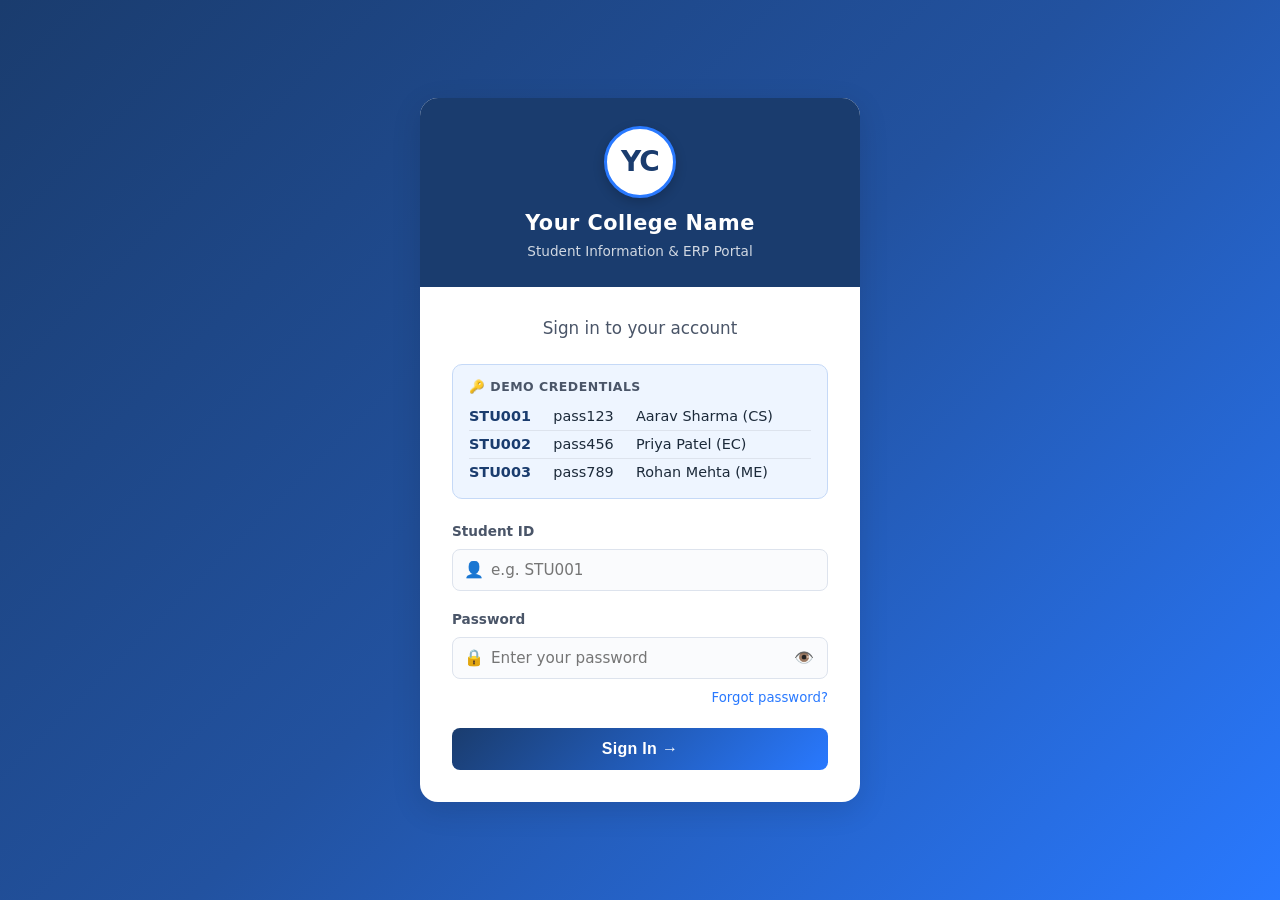
<file: index.html>
<!DOCTYPE html>
<html lang="en">
<head>
  <meta charset="UTF-8" />
  <meta name="viewport" content="width=device-width, initial-scale=1.0" />
  <title>Login – Your College ERP</title>
  <link rel="stylesheet" href="css/style.css" />
  <link rel="icon" href="data:image/svg+xml,<svg xmlns='http://www.w3.org/2000/svg' viewBox='0 0 100 100'><text y='.9em' font-size='90'>🎓</text></svg>" />
</head>
<body class="login-page">

  <!-- ─── Login Card ─────────────────────────────────────────── -->
  <div class="login-container" role="main">

    <!-- College branding header -->
    <div class="login-header">
      <div class="college-logo" aria-hidden="true">YC</div>
      <h1>Your College Name</h1>
      <p>Student Information & ERP Portal</p>
    </div>

    <!-- Form area -->
    <div class="login-body">
      <p class="login-title">Sign in to your account</p>

      <!-- Demo credentials hint (helpful for demo, remove in production) -->
      <div class="demo-box" role="note" aria-label="Demo credentials">
        <strong>🔑 Demo Credentials</strong>
        <table>
          <tr><td>STU001</td><td>pass123</td><td>Aarav Sharma (CS)</td></tr>
          <tr><td>STU002</td><td>pass456</td><td>Priya Patel (EC)</td></tr>
          <tr><td>STU003</td><td>pass789</td><td>Rohan Mehta (ME)</td></tr>
        </table>
      </div>

      <!-- Login form -->
      <form id="loginForm" novalidate>

        <!-- Student ID -->
        <div class="form-group">
          <label for="studentId">Student ID</label>
          <div class="input-wrap">
            <span class="input-icon" aria-hidden="true">👤</span>
            <input
              type="text"
              id="studentId"
              class="form-control"
              placeholder="e.g. STU001"
              autocomplete="username"
              aria-required="true"
              aria-describedby="idError"
            />
          </div>
          <p id="idError" class="error-msg" role="alert"></p>
        </div>

        <!-- Password -->
        <div class="form-group">
          <label for="password">Password</label>
          <div class="input-wrap">
            <span class="input-icon" aria-hidden="true">🔒</span>
            <input
              type="password"
              id="password"
              class="form-control"
              placeholder="Enter your password"
              autocomplete="current-password"
              aria-required="true"
              aria-describedby="pwError"
            />
            <!-- Show / Hide password toggle -->
            <button
              type="button"
              class="toggle-pw"
              id="togglePw"
              aria-label="Toggle password visibility"
              title="Show / Hide password"
            >👁️</button>
          </div>
          <p id="pwError" class="error-msg" role="alert"></p>
        </div>

        <!-- Forgot password link (opens modal) -->
        <a
          class="forgot-link"
          id="forgotLink"
          role="button"
          tabindex="0"
          aria-haspopup="dialog"
        >Forgot password?</a>

        <!-- General login error (wrong credentials) -->
        <p id="loginError" class="error-msg" role="alert" style="margin-bottom:12px;font-size:0.88rem;"></p>

        <!-- Submit -->
        <button type="submit" class="btn-primary" id="loginBtn">
          Sign In →
        </button>

      </form>
    </div>
  </div>

  <!-- ─── Forgot Password Modal ─────────────────────────────── -->
  <div
    class="modal-backdrop"
    id="forgotModal"
    role="dialog"
    aria-modal="true"
    aria-labelledby="forgotTitle"
  >
    <div class="modal">
      <h3 id="forgotTitle">🔑 Forgot Password?</h3>
      <p>
        This is a demo app — no real emails are sent. In a real ERP, you
        would enter your registered email and receive a reset link.
      </p>
      <div class="form-group">
        <label for="resetEmail">Registered Email Address</label>
        <input
          type="email"
          id="resetEmail"
          class="form-control"
          placeholder="you@yourcollege.edu"
          aria-label="Email for password reset"
        />
      </div>
      <!-- Confirmation message shown after clicking "Send" -->
      <p id="resetConfirm" style="color:var(--success);font-size:0.88rem;display:none;">
        ✅ A password reset link has been sent (demo only – no real email sent).
      </p>
      <div class="modal-footer">
        <button class="btn btn-secondary" id="forgotClose">Cancel</button>
        <button class="btn btn-primary" id="forgotSend" style="width:auto;padding:9px 20px;">
          Send Reset Link
        </button>
      </div>
    </div>
  </div>

  <!-- Scripts: data.js must be first so localStorage is seeded -->
  <script src="js/data.js"></script>
  <script src="js/auth.js"></script>
  <script>
    /**
     * index.html inline script — wires the login form.
     * If the user is already logged in, skip straight to student.html.
     */

    // ── Redirect if already logged in ────────────────────────────────────
    if (getSession()) {
      window.location.href = "student.html";
    }

    // ── DOM references ────────────────────────────────────────────────────
    const form        = document.getElementById("loginForm");
    const idInput     = document.getElementById("studentId");
    const pwInput     = document.getElementById("password");
    const idError     = document.getElementById("idError");
    const pwError     = document.getElementById("pwError");
    const loginError  = document.getElementById("loginError");
    const togglePwBtn = document.getElementById("togglePw");
    const forgotLink  = document.getElementById("forgotLink");
    const forgotModal = document.getElementById("forgotModal");
    const forgotClose = document.getElementById("forgotClose");
    const forgotSend  = document.getElementById("forgotSend");
    const resetEmail  = document.getElementById("resetEmail");
    const resetConfirm= document.getElementById("resetConfirm");

    // ── Show/hide password toggle ────────────────────────────────────────
    togglePwBtn.addEventListener("click", () => {
      const isHidden = pwInput.type === "password";
      pwInput.type   = isHidden ? "text" : "password";
      togglePwBtn.textContent = isHidden ? "🙈" : "👁️";
    });

    // ── Clear errors on input ────────────────────────────────────────────
    idInput.addEventListener("input", () => hideError(idError));
    pwInput.addEventListener("input", () => hideError(pwError));

    function showError(el, msg) {
      el.textContent = msg;
      el.classList.add("visible");
    }

    function hideError(el) {
      el.textContent = "";
      el.classList.remove("visible");
    }

    // ── Form submit ───────────────────────────────────────────────────────
    form.addEventListener("submit", (e) => {
      e.preventDefault();

      // Reset all errors
      hideError(idError);
      hideError(pwError);
      hideError(loginError);

      const studentId = idInput.value.trim();
      const password  = pwInput.value;

      // Field-level validation
      let hasError = false;
      if (!studentId) { showError(idError, "Student ID is required."); hasError = true; }
      if (!password)  { showError(pwError, "Password is required.");   hasError = true; }
      if (hasError) return;

      // Attempt login via auth.js
      const result = attemptLogin(studentId, password);

      if (result.success) {
        // Brief visual feedback before redirect
        document.getElementById("loginBtn").textContent = "Signing in…";
        setTimeout(() => { window.location.href = "student.html"; }, 400);
      } else {
        showError(loginError, result.error);
        pwInput.value = "";
        pwInput.focus();
      }
    });

    // ── Forgot password modal ─────────────────────────────────────────────
    function openModal() {
      forgotModal.classList.add("open");
      resetEmail.focus();
      resetConfirm.style.display = "none";
      resetEmail.value = "";
    }

    function closeModal() {
      forgotModal.classList.remove("open");
      forgotLink.focus();
    }

    forgotLink.addEventListener("click",  openModal);
    forgotLink.addEventListener("keydown", (e) => { if (e.key === "Enter" || e.key === " ") openModal(); });
    forgotClose.addEventListener("click", closeModal);

    // Close modal on backdrop click
    forgotModal.addEventListener("click", (e) => {
      if (e.target === forgotModal) closeModal();
    });

    // "Send reset link" — demo only
    forgotSend.addEventListener("click", () => {
      if (!resetEmail.value.trim()) {
        resetEmail.style.borderColor = "var(--danger)";
        return;
      }
      resetEmail.style.borderColor = "";
      resetConfirm.style.display = "block";
      forgotSend.textContent = "Sent ✓";
      forgotSend.disabled = true;
      setTimeout(() => {
        closeModal();
        forgotSend.textContent = "Send Reset Link";
        forgotSend.disabled = false;
      }, 2000);
    });

    // Keyboard: close modal on Escape
    document.addEventListener("keydown", (e) => {
      if (e.key === "Escape" && forgotModal.classList.contains("open")) closeModal();
    });
  </script>
</body>
</html>
</file>
<file: css/style.css>
/* =============================================================================
   style.css — College ERP unified stylesheet
   Colour palette:
     Primary:   #1a3c6e  (dark navy)
     Accent:    #2979ff  (bright blue)
     Success:   #2ecc71
     Warning:   #f39c12
     Danger:    #e74c3c
     Light bg:  #f0f4f8
     Card bg:   #ffffff
   ============================================================================= */

/* ─── CSS Reset & Variables ──────────────────────────────────────────────── */
*, *::before, *::after {
  box-sizing: border-box;
  margin: 0;
  padding: 0;
}

:root {
  --primary:      #1a3c6e;
  --primary-light:#2252a0;
  --accent:       #2979ff;
  --success:      #2ecc71;
  --warning:      #f39c12;
  --danger:       #e74c3c;
  --text-dark:    #1c2a3a;
  --text-mid:     #4a5568;
  --text-light:   #718096;
  --bg:           #f0f4f8;
  --card:         #ffffff;
  --border:       #dde3ed;
  --sidebar-w:    260px;
  --topbar-h:     64px;
  --radius:       10px;
  --shadow:       0 2px 12px rgba(0,0,0,0.08);
  --shadow-lg:    0 8px 30px rgba(0,0,0,0.12);
  --transition:   0.25s ease;
  --font:         'Segoe UI', system-ui, -apple-system, sans-serif;
}

html { scroll-behavior: smooth; }

body {
  font-family: var(--font);
  background: var(--bg);
  color: var(--text-dark);
  line-height: 1.6;
  min-height: 100vh;
}

/* ─── Typography helpers ─────────────────────────────────────────────────── */
h1, h2, h3, h4 { font-weight: 600; line-height: 1.3; }
.text-mid   { color: var(--text-mid);   }
.text-light { color: var(--text-light); }
.text-success { color: var(--success); }
.text-danger  { color: var(--danger);  }
.text-warning { color: var(--warning); }

/* ─── Scrollbar (WebKit) ─────────────────────────────────────────────────── */
::-webkit-scrollbar { width: 6px; }
::-webkit-scrollbar-track { background: transparent; }
::-webkit-scrollbar-thumb { background: var(--border); border-radius: 3px; }

/* =====================================================================
   LOGIN PAGE
   ===================================================================== */
.login-page {
  display: flex;
  align-items: center;
  justify-content: center;
  min-height: 100vh;
  background: linear-gradient(135deg, var(--primary) 0%, var(--primary-light) 50%, var(--accent) 100%);
  padding: 20px;
}

.login-container {
  background: var(--card);
  border-radius: 18px;
  box-shadow: var(--shadow-lg);
  width: 100%;
  max-width: 440px;
  overflow: hidden;
  animation: fadeSlideUp 0.5s ease forwards;
}

/* College header strip at top of login card */
.login-header {
  background: var(--primary);
  padding: 28px 32px 24px;
  text-align: center;
  color: white;
}

.college-logo {
  width: 72px;
  height: 72px;
  border-radius: 50%;
  background: white;
  display: flex;
  align-items: center;
  justify-content: center;
  margin: 0 auto 12px;
  font-size: 28px;          /* cap letter as placeholder logo */
  font-weight: 900;
  color: var(--primary);
  border: 3px solid var(--accent);
  letter-spacing: -1px;
  box-shadow: 0 4px 12px rgba(0,0,0,0.2);
}

.login-header h1 {
  font-size: 1.3rem;
  letter-spacing: 0.5px;
}

.login-header p {
  font-size: 0.85rem;
  opacity: 0.8;
  margin-top: 4px;
}

/* Login form body */
.login-body {
  padding: 28px 32px 32px;
}

.login-title {
  font-size: 1.05rem;
  color: var(--text-mid);
  margin-bottom: 22px;
  text-align: center;
}

/* Demo credentials hint box */
.demo-box {
  background: #eef5ff;
  border: 1px solid #c5d9f7;
  border-radius: var(--radius);
  padding: 12px 16px;
  margin-bottom: 22px;
  font-size: 0.82rem;
  color: var(--primary);
}

.demo-box strong {
  display: block;
  margin-bottom: 6px;
  font-size: 0.78rem;
  text-transform: uppercase;
  letter-spacing: 0.5px;
  color: var(--text-mid);
}

.demo-box table { border-collapse: collapse; width: 100%; }
.demo-box td { padding: 2px 8px 2px 0; }
.demo-box td:first-child { font-weight: 600; color: var(--primary); }

/* Form groups */
.form-group {
  margin-bottom: 18px;
}

.form-group label {
  display: block;
  font-size: 0.85rem;
  font-weight: 600;
  color: var(--text-mid);
  margin-bottom: 6px;
}

.input-wrap {
  position: relative;
}

.input-wrap .input-icon {
  position: absolute;
  left: 12px;
  top: 50%;
  transform: translateY(-50%);
  color: var(--text-light);
  font-size: 1rem;
  pointer-events: none;
}

.form-control {
  width: 100%;
  padding: 11px 42px 11px 38px;
  border: 1.5px solid var(--border);
  border-radius: 8px;
  font-size: 0.95rem;
  font-family: var(--font);
  color: var(--text-dark);
  background: #fafbfd;
  transition: border-color var(--transition), box-shadow var(--transition);
  outline: none;
}

.form-control:focus {
  border-color: var(--accent);
  box-shadow: 0 0 0 3px rgba(41,121,255,0.15);
  background: white;
}

/* Show/hide password toggle button */
.toggle-pw {
  position: absolute;
  right: 10px;
  top: 50%;
  transform: translateY(-50%);
  background: none;
  border: none;
  cursor: pointer;
  color: var(--text-light);
  font-size: 1rem;
  padding: 4px;
  line-height: 1;
  transition: color var(--transition);
}

.toggle-pw:hover { color: var(--accent); }

/* Error messages */
.error-msg {
  color: var(--danger);
  font-size: 0.82rem;
  margin-top: 5px;
  display: none;            /* shown via JS */
  animation: fadeIn 0.2s ease;
}

.error-msg.visible { display: block; }

/* Forgot password link */
.forgot-link {
  display: block;
  text-align: right;
  font-size: 0.83rem;
  color: var(--accent);
  text-decoration: none;
  margin-top: -10px;
  margin-bottom: 20px;
  cursor: pointer;
  transition: color var(--transition);
}

.forgot-link:hover { color: var(--primary); text-decoration: underline; }

/* Primary button */
.btn-primary {
  width: 100%;
  padding: 12px;
  background: linear-gradient(135deg, var(--primary) 0%, var(--accent) 100%);
  color: white;
  border: none;
  border-radius: 8px;
  font-size: 1rem;
  font-weight: 600;
  cursor: pointer;
  transition: opacity var(--transition), transform var(--transition);
  letter-spacing: 0.3px;
}

.btn-primary:hover  { opacity: 0.92; transform: translateY(-1px); }
.btn-primary:active { transform: translateY(0); }

/* General btn styles */
.btn {
  display: inline-flex;
  align-items: center;
  gap: 6px;
  padding: 9px 18px;
  border-radius: 8px;
  font-size: 0.9rem;
  font-weight: 600;
  cursor: pointer;
  border: none;
  transition: all var(--transition);
}

.btn-success {
  background: var(--success);
  color: white;
}

.btn-success:hover { filter: brightness(1.08); }

.btn-outline {
  background: transparent;
  border: 1.5px solid var(--border);
  color: var(--text-mid);
}

.btn-outline:hover { border-color: var(--accent); color: var(--accent); }

/* ─── Modal (Forgot password) ───────────────────────────────────────────── */
.modal-backdrop {
  display: none;
  position: fixed;
  inset: 0;
  background: rgba(0,0,0,0.45);
  backdrop-filter: blur(2px);
  z-index: 1000;
  align-items: center;
  justify-content: center;
}

.modal-backdrop.open {
  display: flex;
  animation: fadeIn 0.2s ease;
}

.modal {
  background: var(--card);
  border-radius: 16px;
  padding: 32px;
  max-width: 380px;
  width: 90%;
  box-shadow: var(--shadow-lg);
  animation: fadeSlideUp 0.25s ease;
}

.modal h3 { margin-bottom: 10px; color: var(--primary); }
.modal p  { color: var(--text-mid); font-size: 0.9rem; margin-bottom: 18px; }
.modal .form-control { padding-left: 14px; }

.modal-footer {
  display: flex;
  gap: 10px;
  margin-top: 18px;
  justify-content: flex-end;
}

.btn-secondary {
  background: var(--bg);
  color: var(--text-mid);
  border: none;
}

.btn-secondary:hover { background: var(--border); }

/* =====================================================================
   STUDENT PORTAL LAYOUT
   ===================================================================== */

/* ─── Sidebar ────────────────────────────────────────────────────────── */
.sidebar {
  position: fixed;
  top: 0;
  left: 0;
  height: 100vh;
  width: var(--sidebar-w);
  background: var(--primary);
  color: white;
  display: flex;
  flex-direction: column;
  z-index: 200;
  transition: transform var(--transition);
  overflow-y: auto;
}

.sidebar-brand {
  padding: 20px 20px 16px;
  border-bottom: 1px solid rgba(255,255,255,0.1);
  display: flex;
  align-items: center;
  gap: 12px;
}

.sidebar-logo {
  width: 44px;
  height: 44px;
  border-radius: 50%;
  background: white;
  display: flex;
  align-items: center;
  justify-content: center;
  font-size: 16px;
  font-weight: 900;
  color: var(--primary);
  border: 2px solid var(--accent);
  flex-shrink: 0;
}

.sidebar-brand-text { line-height: 1.2; }
.sidebar-brand-text strong { font-size: 0.9rem; display: block; }
.sidebar-brand-text span   { font-size: 0.72rem; opacity: 0.7; }

.sidebar-nav {
  flex: 1;
  padding: 14px 0;
}

.nav-section-label {
  padding: 8px 20px 4px;
  font-size: 0.68rem;
  text-transform: uppercase;
  letter-spacing: 1px;
  opacity: 0.5;
}

.nav-item {
  display: flex;
  align-items: center;
  gap: 12px;
  padding: 11px 20px;
  cursor: pointer;
  transition: background var(--transition), color var(--transition);
  font-size: 0.92rem;
  border-left: 3px solid transparent;
  text-decoration: none;
  color: rgba(255,255,255,0.82);
  user-select: none;
}

.nav-item:hover {
  background: rgba(255,255,255,0.08);
  color: white;
}

.nav-item.active {
  background: rgba(41,121,255,0.25);
  border-left-color: var(--accent);
  color: white;
  font-weight: 600;
}

.nav-item .nav-icon { font-size: 1.1rem; width: 20px; text-align: center; }

/* ─── Top bar ────────────────────────────────────────────────────────── */
.topbar {
  position: fixed;
  top: 0;
  left: var(--sidebar-w);
  right: 0;
  height: var(--topbar-h);
  background: var(--card);
  border-bottom: 1px solid var(--border);
  display: flex;
  align-items: center;
  justify-content: space-between;
  padding: 0 28px;
  z-index: 100;
  box-shadow: 0 1px 6px rgba(0,0,0,0.06);
}

.topbar-left {
  display: flex;
  align-items: center;
  gap: 14px;
}

/* Hamburger (mobile) */
.menu-toggle {
  display: none;
  background: none;
  border: none;
  font-size: 1.4rem;
  cursor: pointer;
  color: var(--text-dark);
  padding: 4px 8px;
}

.page-title {
  font-size: 1.1rem;
  font-weight: 600;
  color: var(--text-dark);
}

.topbar-right {
  display: flex;
  align-items: center;
  gap: 16px;
}

/* Student avatar in topbar */
.topbar-avatar {
  width: 38px;
  height: 38px;
  border-radius: 50%;
  background: linear-gradient(135deg, var(--primary), var(--accent));
  color: white;
  display: flex;
  align-items: center;
  justify-content: center;
  font-weight: 700;
  font-size: 0.85rem;
  flex-shrink: 0;
}

.topbar-name {
  font-size: 0.9rem;
  font-weight: 600;
  color: var(--text-dark);
}

.topbar-dept {
  font-size: 0.75rem;
  color: var(--text-light);
}

/* Logout button */
.btn-logout {
  display: flex;
  align-items: center;
  gap: 6px;
  padding: 8px 16px;
  background: transparent;
  border: 1.5px solid var(--danger);
  color: var(--danger);
  border-radius: 8px;
  font-size: 0.85rem;
  font-weight: 600;
  cursor: pointer;
  transition: all var(--transition);
}

.btn-logout:hover {
  background: var(--danger);
  color: white;
}

/* ─── Main content area ──────────────────────────────────────────────── */
.main-content {
  margin-left: var(--sidebar-w);
  margin-top: var(--topbar-h);
  padding: 28px;
  min-height: calc(100vh - var(--topbar-h));
}

/* Each section panel */
.section-panel {
  display: none;
  animation: fadeSlideUp 0.3s ease;
}

.section-panel.active { display: block; }

/* ─── Cards ──────────────────────────────────────────────────────────── */
.card {
  background: var(--card);
  border-radius: var(--radius);
  padding: 22px;
  box-shadow: var(--shadow);
  border: 1px solid var(--border);
}

.card-title {
  font-size: 1rem;
  font-weight: 700;
  color: var(--text-dark);
  margin-bottom: 16px;
  padding-bottom: 10px;
  border-bottom: 1px solid var(--border);
  display: flex;
  align-items: center;
  gap: 8px;
}

/* Stat cards grid on dashboard */
.stats-grid {
  display: grid;
  grid-template-columns: repeat(auto-fill, minmax(180px, 1fr));
  gap: 16px;
  margin-bottom: 24px;
}

.stat-card {
  background: var(--card);
  border-radius: var(--radius);
  padding: 20px;
  box-shadow: var(--shadow);
  border: 1px solid var(--border);
  display: flex;
  flex-direction: column;
  gap: 8px;
  position: relative;
  overflow: hidden;
  transition: transform var(--transition), box-shadow var(--transition);
}

.stat-card:hover {
  transform: translateY(-2px);
  box-shadow: var(--shadow-lg);
}

.stat-card::before {
  content: '';
  position: absolute;
  top: 0; left: 0; right: 0;
  height: 4px;
  background: var(--accent-color, var(--accent));
}

.stat-card .stat-icon {
  font-size: 1.8rem;
  margin-bottom: 4px;
}

.stat-card .stat-value {
  font-size: 1.8rem;
  font-weight: 700;
  color: var(--text-dark);
  line-height: 1;
}

.stat-card .stat-label {
  font-size: 0.8rem;
  color: var(--text-light);
  font-weight: 500;
}

/* Notices summary cards */
.notice-grid {
  display: grid;
  grid-template-columns: repeat(auto-fill, minmax(260px, 1fr));
  gap: 14px;
}

.notice-card {
  background: var(--card);
  border-radius: var(--radius);
  padding: 16px;
  border: 1px solid var(--border);
  border-left: 4px solid var(--accent);
  transition: transform var(--transition);
}

.notice-card:hover { transform: translateY(-2px); }
.notice-card .notice-title { font-weight: 600; font-size: 0.92rem; margin-bottom: 6px; }
.notice-card .notice-meta  { font-size: 0.78rem; color: var(--text-light); }

/* Grid helpers */
.grid-2 { display: grid; grid-template-columns: 1fr 1fr; gap: 20px; }
.grid-3 { display: grid; grid-template-columns: 1fr 1fr 1fr; gap: 20px; }

/* ─── Tables ─────────────────────────────────────────────────────────── */
.table-wrapper {
  overflow-x: auto;
}

table {
  width: 100%;
  border-collapse: collapse;
  font-size: 0.9rem;
}

thead th {
  background: #f7f9fc;
  padding: 12px 14px;
  text-align: left;
  font-size: 0.8rem;
  font-weight: 700;
  text-transform: uppercase;
  letter-spacing: 0.5px;
  color: var(--text-mid);
  border-bottom: 2px solid var(--border);
}

tbody td {
  padding: 12px 14px;
  border-bottom: 1px solid var(--border);
  color: var(--text-dark);
}

tbody tr:last-child td { border-bottom: none; }

tbody tr:hover { background: #f7f9fc; }

/* Attendance row danger highlight */
tbody tr.below-75 td { color: var(--danger); }
tbody tr.below-75 { background: #fff8f8; }

/* ─── Progress bars ──────────────────────────────────────────────────── */
.progress-bar-wrap {
  background: #e8edf3;
  border-radius: 20px;
  height: 8px;
  overflow: hidden;
  min-width: 80px;
}

.progress-bar-fill {
  height: 100%;
  border-radius: 20px;
  background: var(--success);
  width: 0%;                        /* animated by JS */
  transition: width 0.8s cubic-bezier(0.22, 1, 0.36, 1);
}

.progress-bar-fill.danger  { background: var(--danger);  }
.progress-bar-fill.warning { background: var(--warning); }

/* ─── Grade badges ───────────────────────────────────────────────────── */
.grade-badge {
  display: inline-block;
  padding: 3px 10px;
  border-radius: 20px;
  font-size: 0.78rem;
  font-weight: 700;
  letter-spacing: 0.3px;
}

.grade-O  { background: #e8f9f0; color: #1a7e46; }
.grade-Ap { background: #eaf4ff; color: #1a5fa3; }
.grade-A  { background: #edf5ff; color: #2567b3; }
.grade-Bp { background: #fffae8; color: #8a6800; }
.grade-B  { background: #fff5e8; color: #a05c00; }
.grade-C  { background: #fff8e1; color: #8a5800; }
.grade-F  { background: #ffebea; color: #c0392b; }

/* ─── Profile section ────────────────────────────────────────────────── */
.profile-avatar-big {
  width: 90px;
  height: 90px;
  border-radius: 50%;
  background: linear-gradient(135deg, var(--primary), var(--accent));
  color: white;
  display: flex;
  align-items: center;
  justify-content: center;
  font-size: 2rem;
  font-weight: 700;
  margin-bottom: 14px;
  flex-shrink: 0;
  border: 4px solid var(--border);
}

.profile-header {
  display: flex;
  align-items: flex-start;
  gap: 20px;
  margin-bottom: 24px;
}

.profile-info h2 { font-size: 1.4rem; }
.profile-info p  { color: var(--text-light); font-size: 0.9rem; }

.profile-fields {
  display: grid;
  grid-template-columns: 1fr 1fr;
  gap: 16px;
}

.profile-field label {
  display: block;
  font-size: 0.78rem;
  font-weight: 700;
  text-transform: uppercase;
  letter-spacing: 0.5px;
  color: var(--text-light);
  margin-bottom: 5px;
}

.profile-field .field-value {
  font-size: 0.97rem;
  color: var(--text-dark);
  padding: 10px 12px;
  border: 1.5px solid var(--border);
  border-radius: 8px;
  background: #fafbfd;
}

.profile-field input.form-control {
  padding: 10px 12px;
}

/* ─── Timetable grid ─────────────────────────────────────────────────── */
.timetable-table th, .timetable-table td {
  text-align: center;
  min-width: 100px;
  font-size: 0.82rem;
}

.timetable-table .time-col {
  min-width: 90px;
  font-weight: 600;
  color: var(--text-mid);
  background: #f7f9fc;
}

.timetable-table td.today-col {
  background: #eef5ff;
  border-bottom: 1px solid #c5d9f7;
  font-weight: 600;
}

.timetable-table th.today-col {
  background: var(--accent);
  color: white;
}

.timetable-table td.lunch {
  background: #fffbf0;
  color: var(--warning);
  font-weight: 600;
  font-style: italic;
}

/* ─── Fees section ───────────────────────────────────────────────────── */
.fee-summary {
  display: grid;
  grid-template-columns: repeat(3, 1fr);
  gap: 16px;
  margin-bottom: 24px;
}

.fee-stat {
  background: var(--card);
  border-radius: var(--radius);
  padding: 20px;
  border: 1px solid var(--border);
  box-shadow: var(--shadow);
  text-align: center;
}

.fee-stat .fee-amount {
  font-size: 1.7rem;
  font-weight: 700;
  margin: 8px 0;
}

.fee-stat .fee-label {
  font-size: 0.8rem;
  color: var(--text-light);
  text-transform: uppercase;
  letter-spacing: 0.5px;
}

.status-badge {
  display: inline-block;
  padding: 3px 10px;
  border-radius: 20px;
  font-size: 0.78rem;
  font-weight: 600;
}

.status-paid    { background: #e8f9f0; color: #1a7e46; }
.status-pending { background: #fff4e6; color: #a05c00; }

/* ─── Notices section ────────────────────────────────────────────────── */
.notices-filters {
  display: flex;
  gap: 12px;
  margin-bottom: 20px;
  flex-wrap: wrap;
}

.notices-filters input,
.notices-filters select {
  padding: 9px 12px;
  border: 1.5px solid var(--border);
  border-radius: 8px;
  font-size: 0.9rem;
  font-family: var(--font);
  color: var(--text-dark);
  background: white;
  outline: none;
  transition: border-color var(--transition);
}

.notices-filters input:focus,
.notices-filters select:focus { border-color: var(--accent); }

.notices-filters input { flex: 1; min-width: 180px; }

.notice-item {
  padding: 18px;
  border: 1px solid var(--border);
  border-radius: var(--radius);
  margin-bottom: 12px;
  background: var(--card);
  transition: box-shadow var(--transition);
}

.notice-item:hover { box-shadow: var(--shadow); }

.notice-item-header {
  display: flex;
  align-items: flex-start;
  justify-content: space-between;
  gap: 10px;
  margin-bottom: 8px;
}

.notice-item-title { font-weight: 600; font-size: 0.97rem; }

.category-badge {
  display: inline-block;
  padding: 3px 10px;
  border-radius: 20px;
  font-size: 0.72rem;
  font-weight: 700;
  text-transform: uppercase;
  letter-spacing: 0.5px;
  white-space: nowrap;
  flex-shrink: 0;
}

.cat-Exam      { background: #fde8f0; color: #b5294a; }
.cat-Event     { background: #e8f0ff; color: #2b4db5; }
.cat-Fee       { background: #fff4e6; color: #a05c00; }
.cat-Placement { background: #e8f9f0; color: #1a7e46; }
.cat-General   { background: #f2f2f2; color: #555;    }

.notice-item-body { font-size: 0.88rem; color: var(--text-mid); }

.empty-state {
  text-align: center;
  padding: 48px 20px;
  color: var(--text-light);
  font-size: 0.95rem;
}

.empty-state .empty-icon { font-size: 3rem; margin-bottom: 12px; }

/* ─── Semester selector ──────────────────────────────────────────────── */
.sem-selector {
  display: flex;
  align-items: center;
  gap: 12px;
  margin-bottom: 20px;
}

.sem-selector label { font-weight: 600; font-size: 0.9rem; color: var(--text-mid); }

.sem-selector select {
  padding: 9px 12px;
  border: 1.5px solid var(--border);
  border-radius: 8px;
  font-size: 0.9rem;
  font-family: var(--font);
  color: var(--text-dark);
  outline: none;
  background: white;
  transition: border-color var(--transition);
}

.sem-selector select:focus { border-color: var(--accent); }

.sgpa-badge {
  margin-left: auto;
  background: var(--primary);
  color: white;
  padding: 8px 20px;
  border-radius: 20px;
  font-weight: 700;
  font-size: 1rem;
}

/* ─── Section header ─────────────────────────────────────────────────── */
.section-header {
  margin-bottom: 24px;
}

.section-header h2 {
  font-size: 1.5rem;
  color: var(--text-dark);
}

.section-header p {
  color: var(--text-light);
  font-size: 0.9rem;
  margin-top: 4px;
}

/* ─── Sidebar overlay (mobile) ───────────────────────────────────────── */
.sidebar-overlay {
  display: none;
  position: fixed;
  inset: 0;
  background: rgba(0,0,0,0.4);
  z-index: 150;
}

/* ─── Toast notification ─────────────────────────────────────────────── */
.toast {
  position: fixed;
  bottom: 28px;
  right: 28px;
  background: var(--text-dark);
  color: white;
  padding: 14px 20px;
  border-radius: 10px;
  font-size: 0.9rem;
  box-shadow: var(--shadow-lg);
  z-index: 9999;
  display: none;
  animation: fadeSlideUp 0.3s ease;
}

.toast.show { display: block; }

/* Pay Now button */
.btn-pay {
  background: linear-gradient(135deg, var(--success), #27ae60);
  color: white;
  border: none;
  padding: 10px 22px;
  border-radius: 8px;
  font-size: 0.92rem;
  font-weight: 600;
  cursor: pointer;
  transition: all var(--transition);
}

.btn-pay:hover { filter: brightness(1.1); transform: translateY(-1px); }
.btn-pay:disabled { opacity: 0.5; cursor: not-allowed; transform: none; }

/* =====================================================================
   ANIMATIONS
   ===================================================================== */
@keyframes fadeIn {
  from { opacity: 0; }
  to   { opacity: 1; }
}

@keyframes fadeSlideUp {
  from { opacity: 0; transform: translateY(18px); }
  to   { opacity: 1; transform: translateY(0);    }
}

/* =====================================================================
   RESPONSIVE
   ===================================================================== */
@media (max-width: 900px) {
  .grid-2, .grid-3 { grid-template-columns: 1fr; }
  .fee-summary      { grid-template-columns: 1fr 1fr; }
  .profile-fields   { grid-template-columns: 1fr; }

  .sidebar {
    transform: translateX(calc(-1 * var(--sidebar-w)));
  }

  .sidebar.open { transform: translateX(0); }
  .sidebar-overlay { display: block; visibility: hidden; opacity: 0; transition: opacity 0.25s; }
  .sidebar-overlay.open { visibility: visible; opacity: 1; }

  .topbar    { left: 0; }
  .main-content { margin-left: 0; }

  .menu-toggle { display: block; }
}

@media (max-width: 600px) {
  .main-content { padding: 18px; }
  .stats-grid   { grid-template-columns: 1fr 1fr; }
  .notice-grid  { grid-template-columns: 1fr; }
  .fee-summary  { grid-template-columns: 1fr; }

  .topbar-name, .topbar-dept { display: none; }

  .sem-selector { flex-wrap: wrap; }
  .sgpa-badge   { margin-left: 0; }

  .login-body { padding: 22px 20px 28px; }
  .login-header { padding: 22px 20px 18px; }
}
</file>
